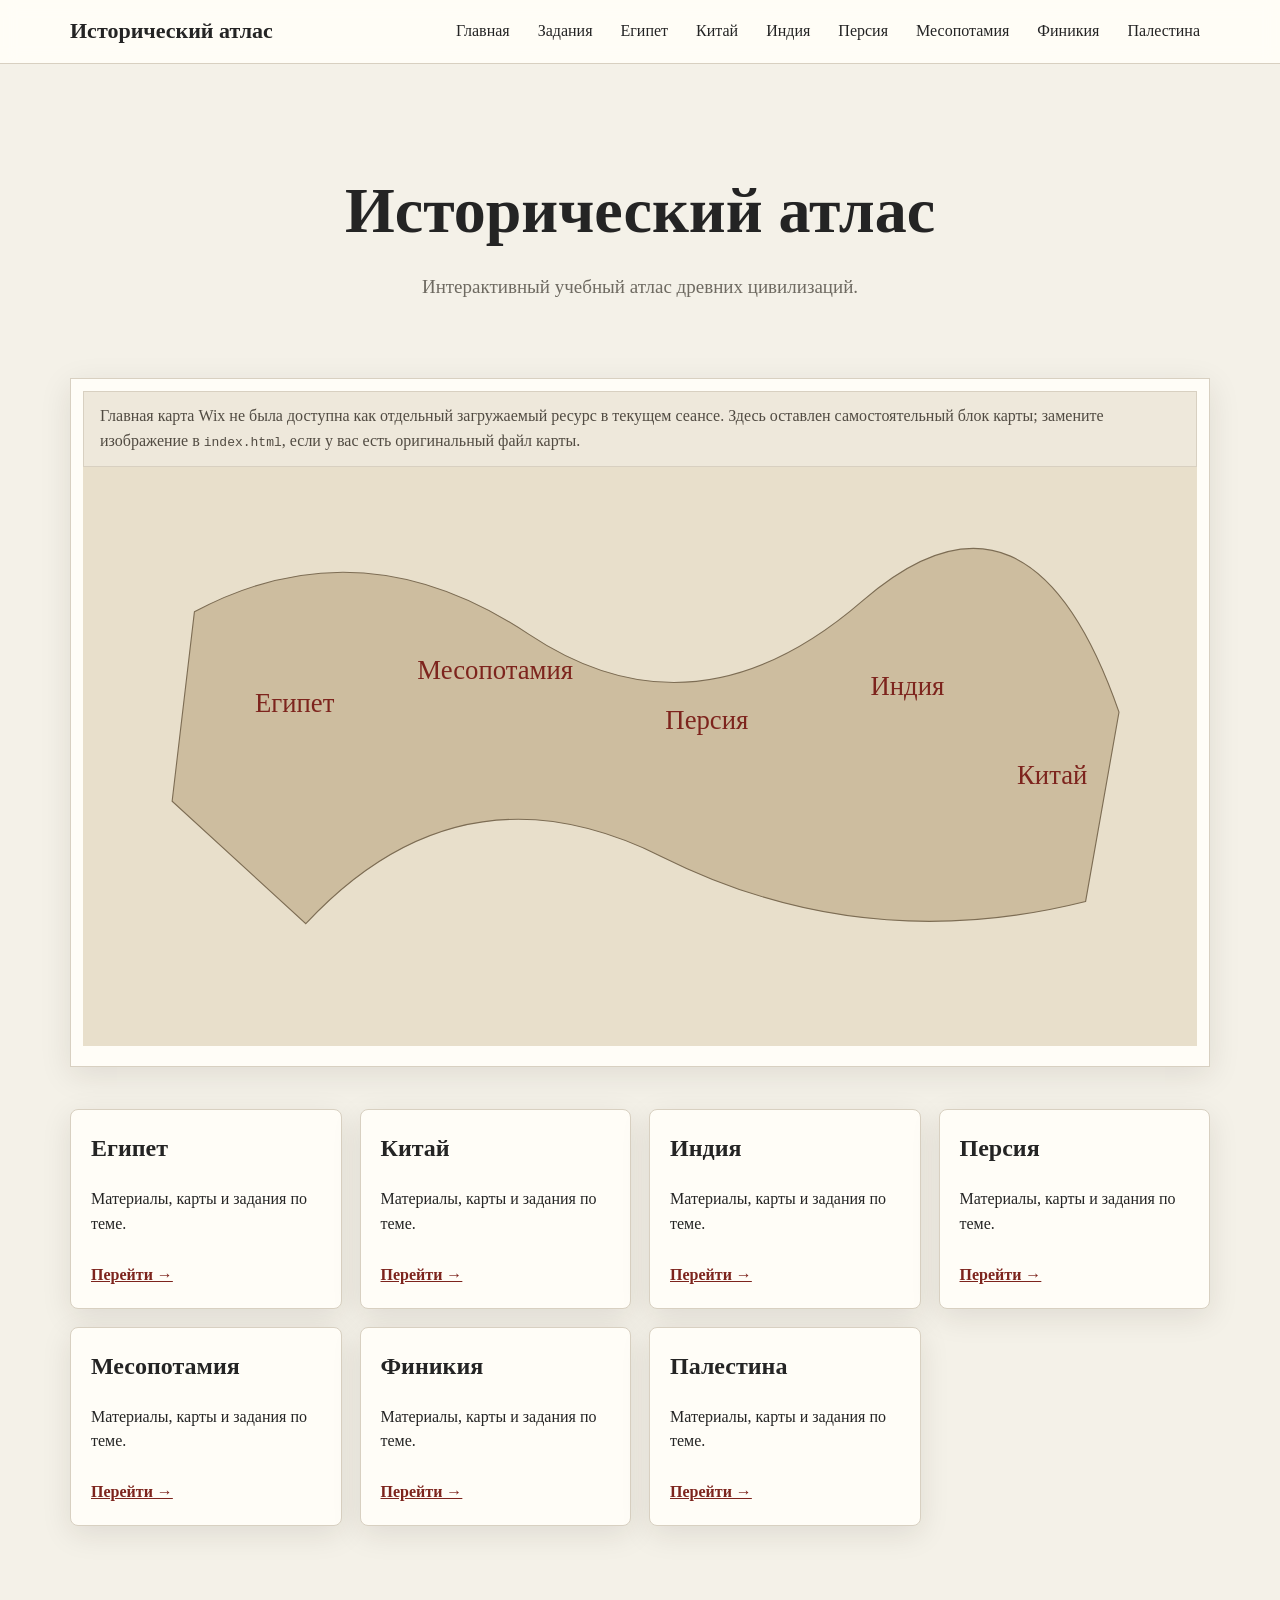
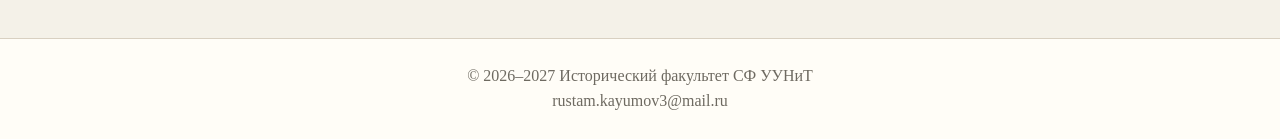
<file: index.html>
<!doctype html>
<html lang="ru"><head>
<meta charset="utf-8"><meta name="viewport" content="width=device-width,initial-scale=1">
<title>Главная — Исторический атлас</title>
<link rel="stylesheet" href="css/style.css">
</head><body>
<header class="site-header">
<nav class="nav">
<a class="brand" href="index.html">Исторический атлас</a>
<ul class="nav-links">
<li><a href="index.html">Главная</a></li>
<li><a href="tasks.html">Задания</a></li>
<li><a href="egypt.html">Египет</a></li>
<li><a href="china.html">Китай</a></li>
<li><a href="india.html">Индия</a></li>
<li><a href="persia.html">Персия</a></li>
<li><a href="mesopotamia.html">Месопотамия</a></li>
<li><a href="phoenicia.html">Финикия</a></li>
<li><a href="palestine.html">Палестина</a></li>
</ul>
</nav>
</header>
<main>
<section class="hero">
<h1>Исторический атлас</h1>
<p>Интерактивный учебный атлас древних цивилизаций.</p>
</section>
<section class="section">
<div class="map-wrap">
<div class="note">Главная карта Wix не была доступна как отдельный загружаемый ресурс в текущем сеансе. Здесь оставлен самостоятельный блок карты; замените изображение в <code>index.html</code>, если у вас есть оригинальный файл карты.</div>
<svg viewBox="0 0 1000 520" role="img" aria-label="Схематическая карта цивилизаций" style="width:100%;height:auto;background:#e8dfcb">
<rect width="1000" height="520" fill="#e8dfcb"/>
<path d="M100 130 Q250 50 400 150 T700 120 T930 220 L900 390 Q700 440 520 350 T200 410 L80 300Z" fill="#cdbd9f" stroke="#7d6d54"/>
<g font-family="Georgia" font-size="24" fill="#7d241d" text-anchor="middle">
<text x="190" y="220">Египет</text><text x="370" y="190">Месопотамия</text>
<text x="560" y="235">Персия</text><text x="740" y="205">Индия</text><text x="870" y="285">Китай</text>
</g>
</svg>
</div>
</section>
<section class="section card-grid">
<article class="card"><h2>Египет</h2><p>Материалы, карты и задания по теме.</p><a href="egypt.html">Перейти →</a></article><article class="card"><h2>Китай</h2><p>Материалы, карты и задания по теме.</p><a href="china.html">Перейти →</a></article><article class="card"><h2>Индия</h2><p>Материалы, карты и задания по теме.</p><a href="india.html">Перейти →</a></article><article class="card"><h2>Персия</h2><p>Материалы, карты и задания по теме.</p><a href="persia.html">Перейти →</a></article><article class="card"><h2>Месопотамия</h2><p>Материалы, карты и задания по теме.</p><a href="mesopotamia.html">Перейти →</a></article><article class="card"><h2>Финикия</h2><p>Материалы, карты и задания по теме.</p><a href="phoenicia.html">Перейти →</a></article><article class="card"><h2>Палестина</h2><p>Материалы, карты и задания по теме.</p><a href="palestine.html">Перейти →</a></article></section></main>
<footer>
  <div>© 2026–2027 Исторический факультет СФ УУНиТ</div>
  <div>rustam.kayumov3@mail.ru</div>
</footer>

<div class="lightbox"><button data-close aria-label="Закрыть">×</button><img alt=""></div>
<script src="js/main.js"></script>
</body></html>
</file>
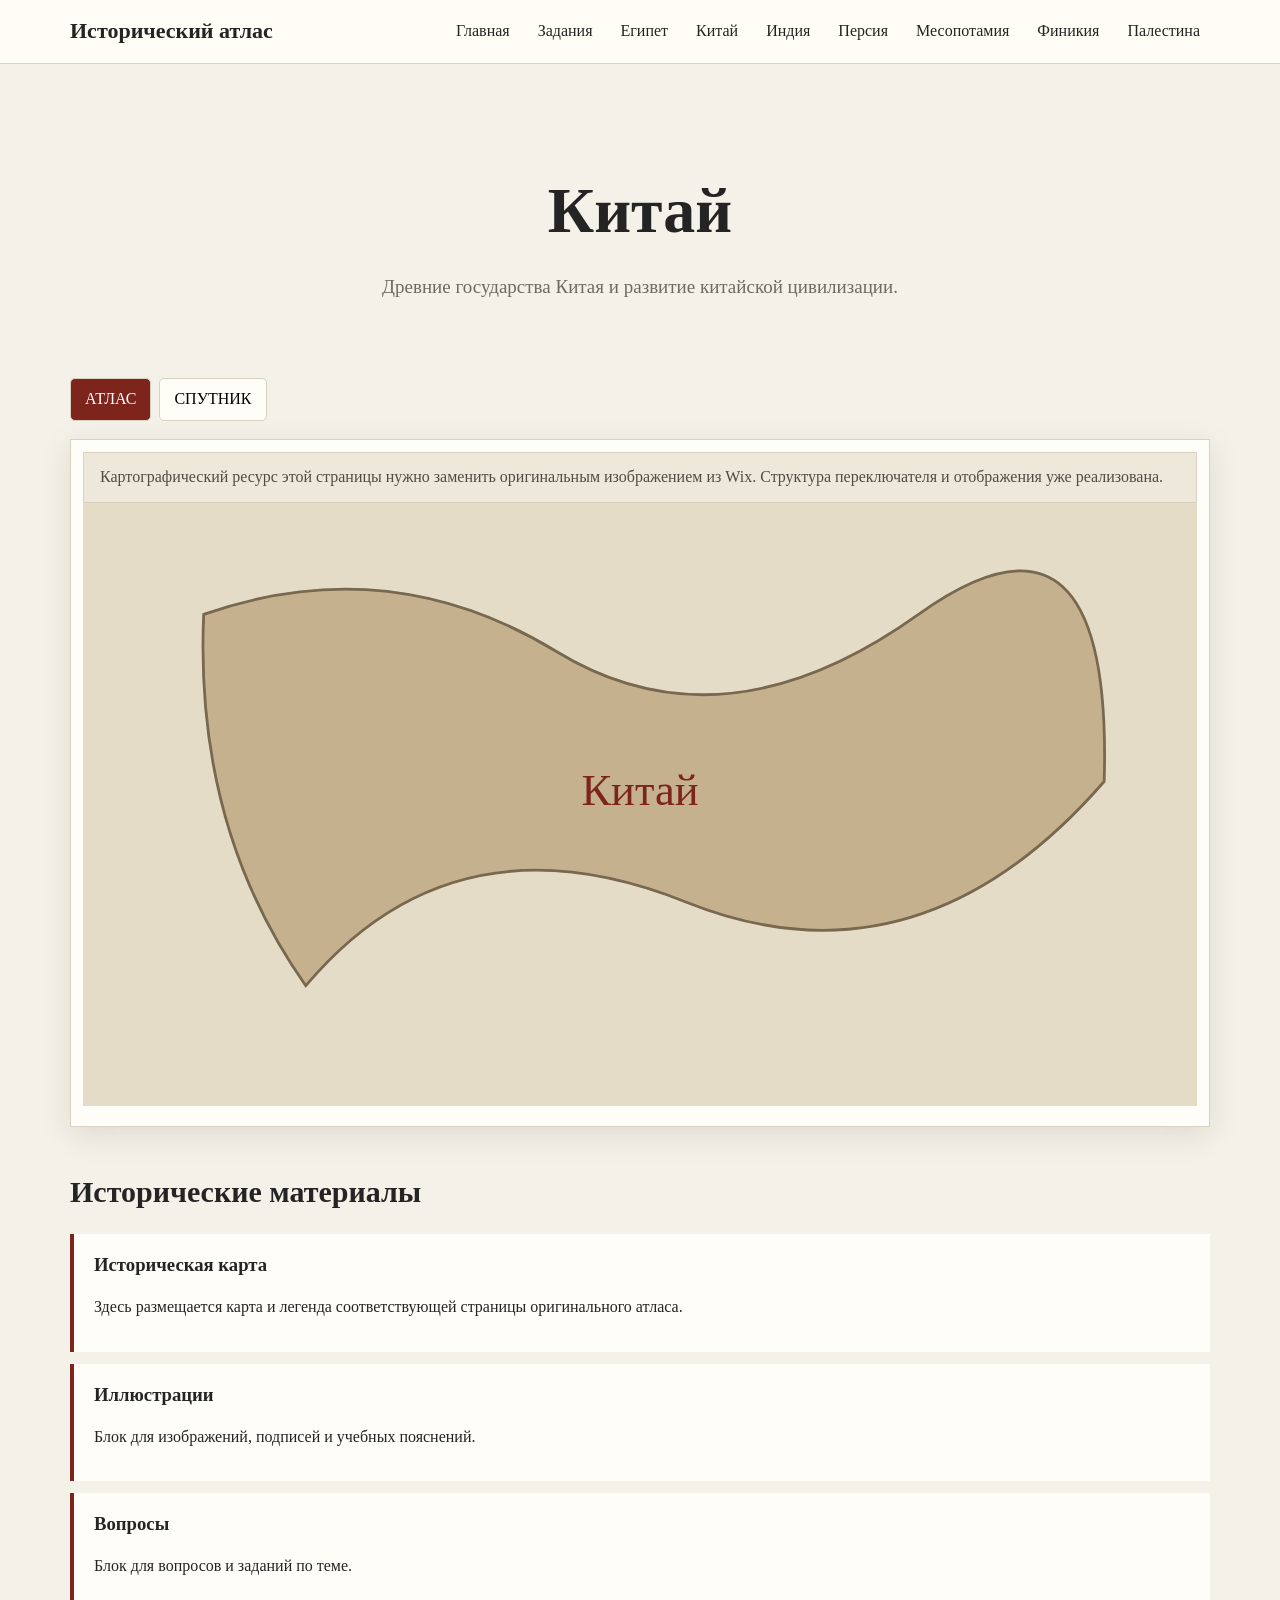
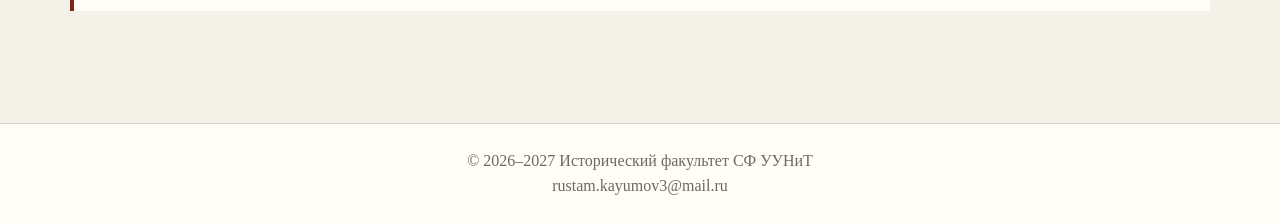
<file: china.html>
<!doctype html>
<html lang="ru"><head>
<meta charset="utf-8"><meta name="viewport" content="width=device-width,initial-scale=1">
<title>Китай — Исторический атлас</title>
<link rel="stylesheet" href="css/style.css">
</head><body>
<header class="site-header">
<nav class="nav">
<a class="brand" href="index.html">Исторический атлас</a>
<ul class="nav-links">
<li><a href="index.html">Главная</a></li>
<li><a href="tasks.html">Задания</a></li>
<li><a href="egypt.html">Египет</a></li>
<li><a href="china.html">Китай</a></li>
<li><a href="india.html">Индия</a></li>
<li><a href="persia.html">Персия</a></li>
<li><a href="mesopotamia.html">Месопотамия</a></li>
<li><a href="phoenicia.html">Финикия</a></li>
<li><a href="palestine.html">Палестина</a></li>
</ul>
</nav>
</header>
<main>
<section class="hero"><h1>Китай</h1><p>Древние государства Китая и развитие китайской цивилизации.</p></section>
<section class="section" data-tabs>
<div class="tabs">
<button class="tab active" data-tab="atlas">АТЛАС</button>
<button class="tab" data-tab="satellite">СПУТНИК</button>
</div>
<div class="tab-panel active" data-panel="atlas">
<div class="map-wrap">
<div class="note">Картографический ресурс этой страницы нужно заменить оригинальным изображением из Wix. Структура переключателя и отображения уже реализована.</div>
<svg viewBox="0 0 1200 650" style="width:100%;background:#e5dcc8">
<rect width="1200" height="650" fill="#e5dcc8"/>
<path d="M130 120 Q330 50 510 160 T900 120 T1100 300 Q900 530 650 430 T240 520 Q120 350 130 120Z" fill="#c5b18e" stroke="#77684f" stroke-width="3"/>
<text x="600" y="325" text-anchor="middle" font-size="48" fill="#7d241d">Китай</text>
</svg>
</div></div>
<div class="tab-panel" data-panel="satellite">
<div class="map-wrap"><svg viewBox="0 0 1200 650" style="width:100%;background:#8d987d">
<rect width="1200" height="650" fill="#8d987d"/><path d="M90 100 Q300 40 510 180 T910 110 T1120 310 Q900 540 650 420 T180 520Z" fill="#6f7b62"/>
<text x="600" y="325" text-anchor="middle" font-size="48" fill="#fff">СПУТНИК</text></svg></div>
</div>
</section>
<section class="section"><h2 class="section-title">Исторические материалы</h2>
<div class="timeline">
<article><h3>Историческая карта</h3><p>Здесь размещается карта и легенда соответствующей страницы оригинального атласа.</p></article>
<article><h3>Иллюстрации</h3><p>Блок для изображений, подписей и учебных пояснений.</p></article>
<article><h3>Вопросы</h3><p>Блок для вопросов и заданий по теме.</p></article>
</div></section>
</main>
<footer>
  <div>© 2026–2027 Исторический факультет СФ УУНиТ</div>
  <div>rustam.kayumov3@mail.ru</div>
</footer>

<div class="lightbox"><button data-close aria-label="Закрыть">×</button><img alt=""></div>
<script src="js/main.js"></script>
</body></html>
</file>
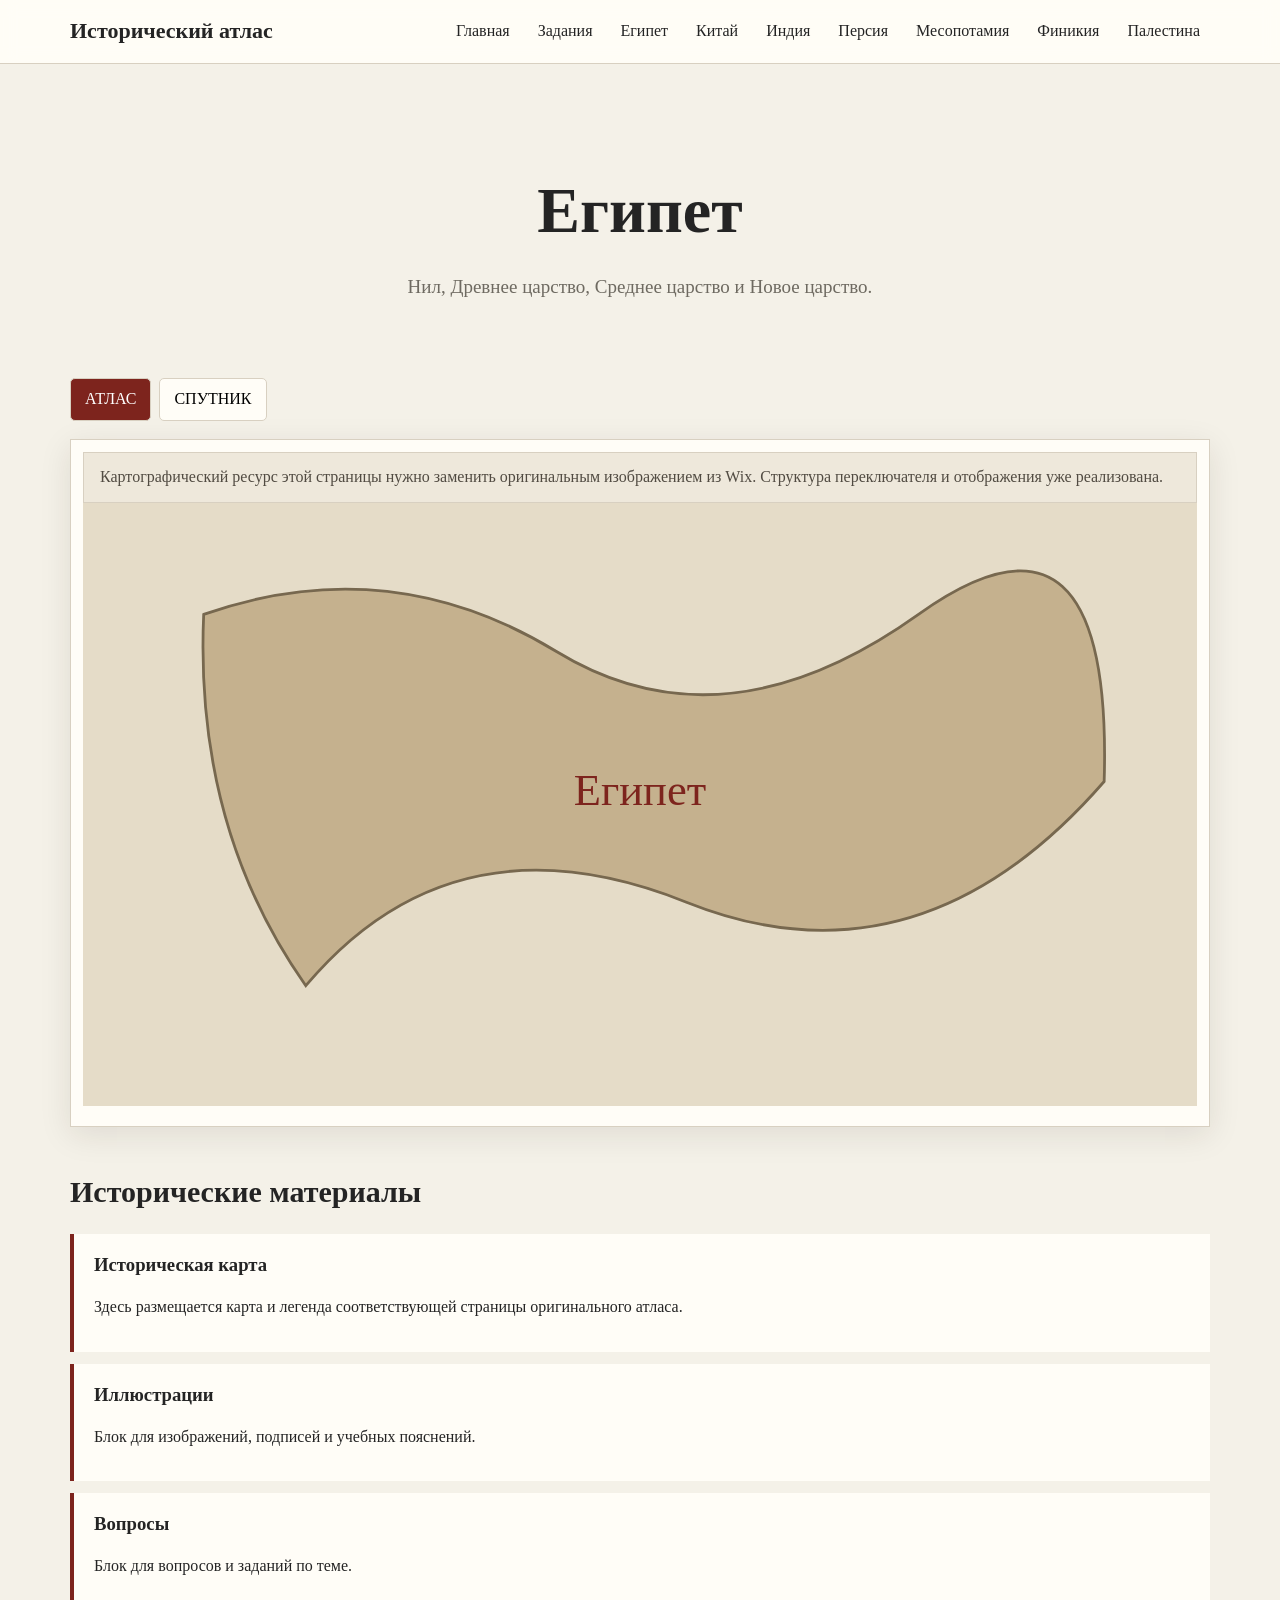
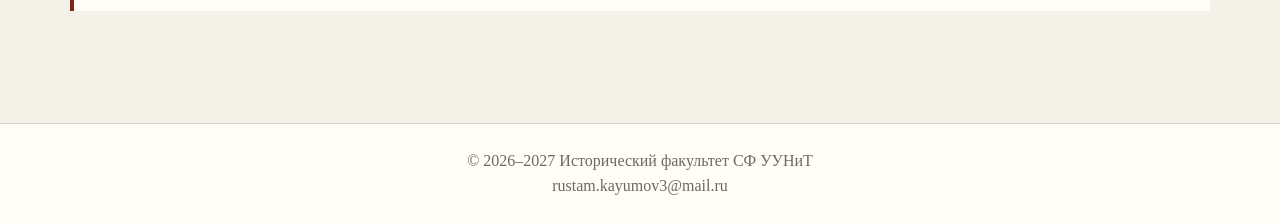
<file: egypt.html>
<!doctype html>
<html lang="ru"><head>
<meta charset="utf-8"><meta name="viewport" content="width=device-width,initial-scale=1">
<title>Египет — Исторический атлас</title>
<link rel="stylesheet" href="css/style.css">
</head><body>
<header class="site-header">
<nav class="nav">
<a class="brand" href="index.html">Исторический атлас</a>
<ul class="nav-links">
<li><a href="index.html">Главная</a></li>
<li><a href="tasks.html">Задания</a></li>
<li><a href="egypt.html">Египет</a></li>
<li><a href="china.html">Китай</a></li>
<li><a href="india.html">Индия</a></li>
<li><a href="persia.html">Персия</a></li>
<li><a href="mesopotamia.html">Месопотамия</a></li>
<li><a href="phoenicia.html">Финикия</a></li>
<li><a href="palestine.html">Палестина</a></li>
</ul>
</nav>
</header>
<main>
<section class="hero"><h1>Египет</h1><p>Нил, Древнее царство, Среднее царство и Новое царство.</p></section>
<section class="section" data-tabs>
<div class="tabs">
<button class="tab active" data-tab="atlas">АТЛАС</button>
<button class="tab" data-tab="satellite">СПУТНИК</button>
</div>
<div class="tab-panel active" data-panel="atlas">
<div class="map-wrap">
<div class="note">Картографический ресурс этой страницы нужно заменить оригинальным изображением из Wix. Структура переключателя и отображения уже реализована.</div>
<svg viewBox="0 0 1200 650" style="width:100%;background:#e5dcc8">
<rect width="1200" height="650" fill="#e5dcc8"/>
<path d="M130 120 Q330 50 510 160 T900 120 T1100 300 Q900 530 650 430 T240 520 Q120 350 130 120Z" fill="#c5b18e" stroke="#77684f" stroke-width="3"/>
<text x="600" y="325" text-anchor="middle" font-size="48" fill="#7d241d">Египет</text>
</svg>
</div></div>
<div class="tab-panel" data-panel="satellite">
<div class="map-wrap"><svg viewBox="0 0 1200 650" style="width:100%;background:#8d987d">
<rect width="1200" height="650" fill="#8d987d"/><path d="M90 100 Q300 40 510 180 T910 110 T1120 310 Q900 540 650 420 T180 520Z" fill="#6f7b62"/>
<text x="600" y="325" text-anchor="middle" font-size="48" fill="#fff">СПУТНИК</text></svg></div>
</div>
</section>
<section class="section"><h2 class="section-title">Исторические материалы</h2>
<div class="timeline">
<article><h3>Историческая карта</h3><p>Здесь размещается карта и легенда соответствующей страницы оригинального атласа.</p></article>
<article><h3>Иллюстрации</h3><p>Блок для изображений, подписей и учебных пояснений.</p></article>
<article><h3>Вопросы</h3><p>Блок для вопросов и заданий по теме.</p></article>
</div></section>
</main>
<footer>
  <div>© 2026–2027 Исторический факультет СФ УУНиТ</div>
  <div>rustam.kayumov3@mail.ru</div>
</footer>

<div class="lightbox"><button data-close aria-label="Закрыть">×</button><img alt=""></div>
<script src="js/main.js"></script>
</body></html>
</file>
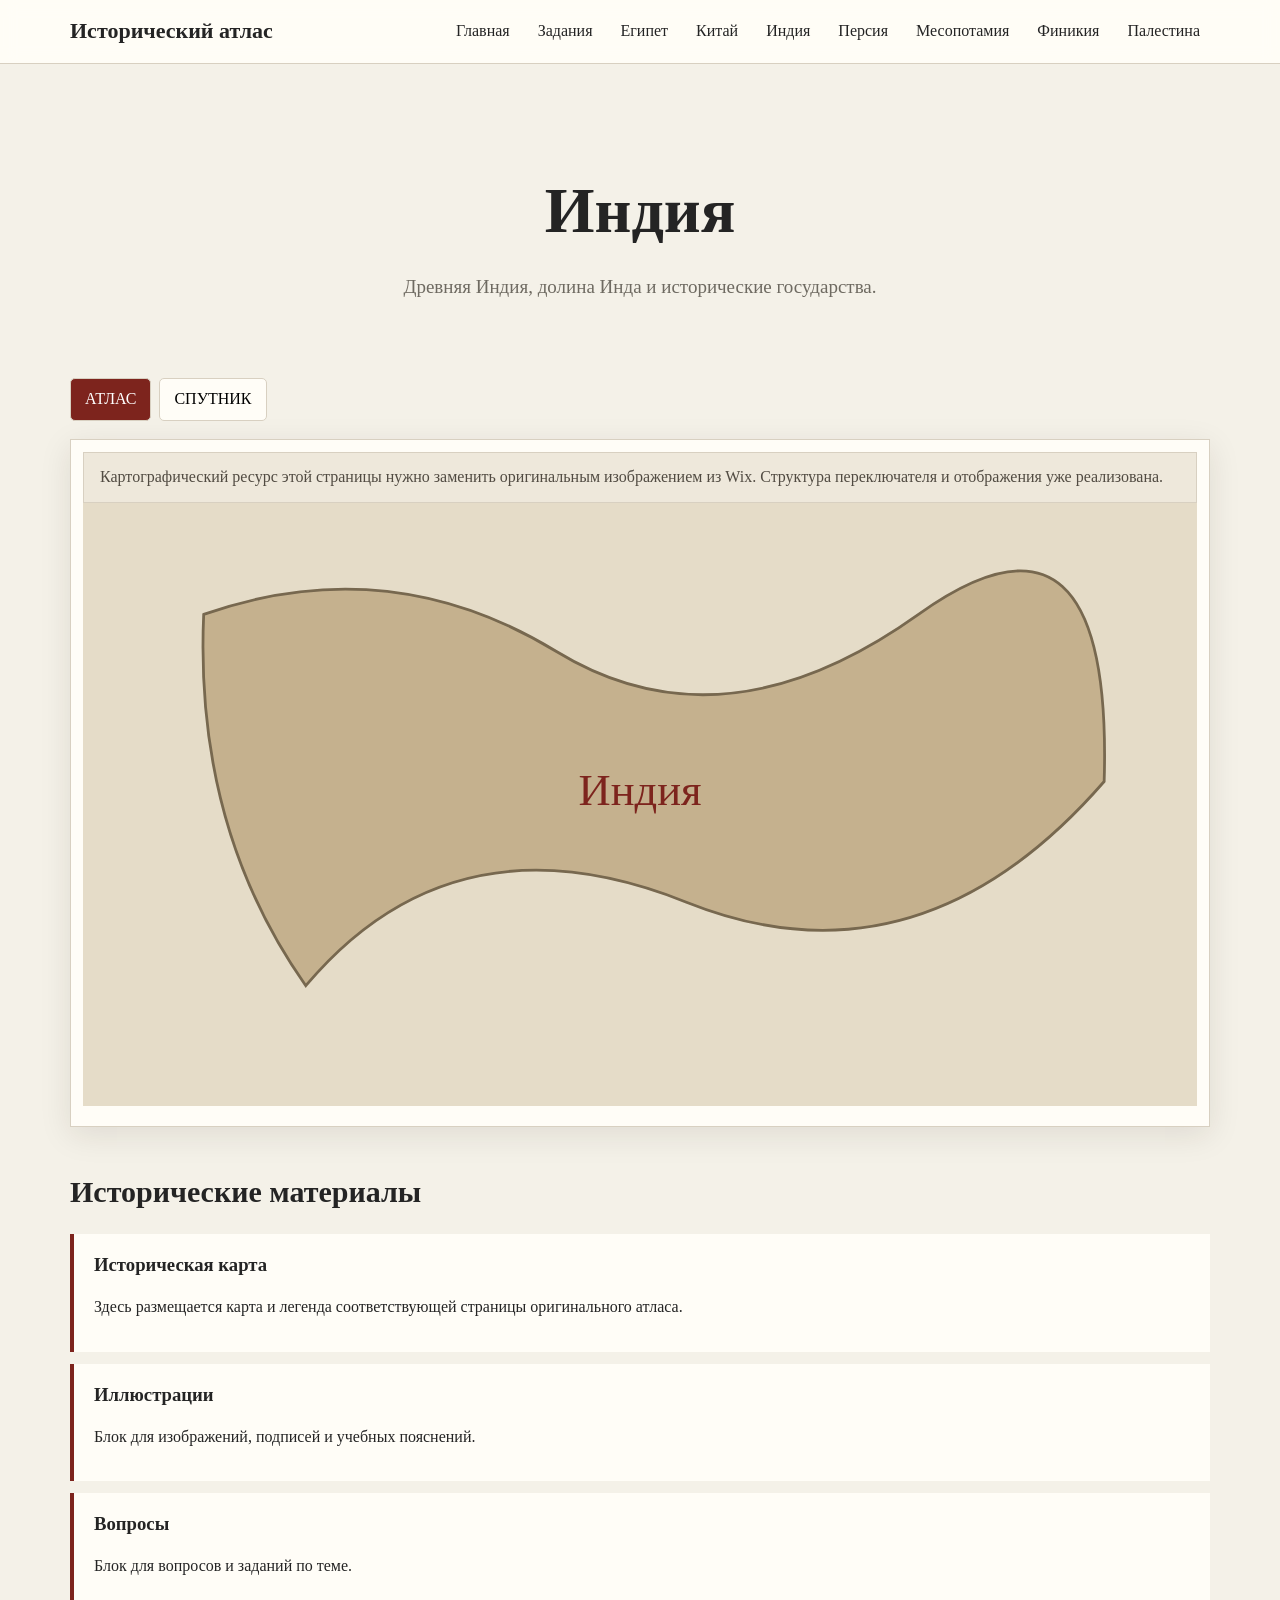
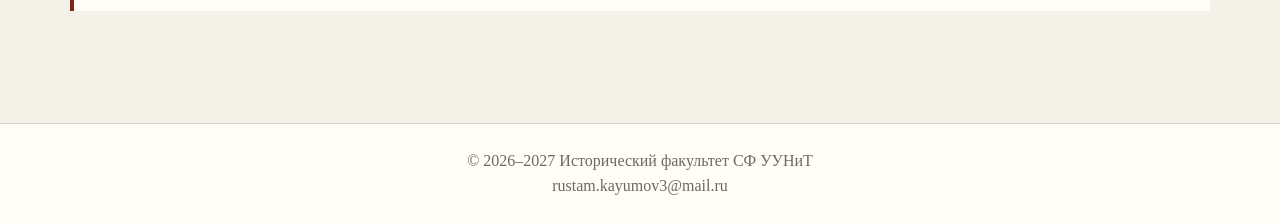
<file: india.html>
<!doctype html>
<html lang="ru"><head>
<meta charset="utf-8"><meta name="viewport" content="width=device-width,initial-scale=1">
<title>Индия — Исторический атлас</title>
<link rel="stylesheet" href="css/style.css">
</head><body>
<header class="site-header">
<nav class="nav">
<a class="brand" href="index.html">Исторический атлас</a>
<ul class="nav-links">
<li><a href="index.html">Главная</a></li>
<li><a href="tasks.html">Задания</a></li>
<li><a href="egypt.html">Египет</a></li>
<li><a href="china.html">Китай</a></li>
<li><a href="india.html">Индия</a></li>
<li><a href="persia.html">Персия</a></li>
<li><a href="mesopotamia.html">Месопотамия</a></li>
<li><a href="phoenicia.html">Финикия</a></li>
<li><a href="palestine.html">Палестина</a></li>
</ul>
</nav>
</header>
<main>
<section class="hero"><h1>Индия</h1><p>Древняя Индия, долина Инда и исторические государства.</p></section>
<section class="section" data-tabs>
<div class="tabs">
<button class="tab active" data-tab="atlas">АТЛАС</button>
<button class="tab" data-tab="satellite">СПУТНИК</button>
</div>
<div class="tab-panel active" data-panel="atlas">
<div class="map-wrap">
<div class="note">Картографический ресурс этой страницы нужно заменить оригинальным изображением из Wix. Структура переключателя и отображения уже реализована.</div>
<svg viewBox="0 0 1200 650" style="width:100%;background:#e5dcc8">
<rect width="1200" height="650" fill="#e5dcc8"/>
<path d="M130 120 Q330 50 510 160 T900 120 T1100 300 Q900 530 650 430 T240 520 Q120 350 130 120Z" fill="#c5b18e" stroke="#77684f" stroke-width="3"/>
<text x="600" y="325" text-anchor="middle" font-size="48" fill="#7d241d">Индия</text>
</svg>
</div></div>
<div class="tab-panel" data-panel="satellite">
<div class="map-wrap"><svg viewBox="0 0 1200 650" style="width:100%;background:#8d987d">
<rect width="1200" height="650" fill="#8d987d"/><path d="M90 100 Q300 40 510 180 T910 110 T1120 310 Q900 540 650 420 T180 520Z" fill="#6f7b62"/>
<text x="600" y="325" text-anchor="middle" font-size="48" fill="#fff">СПУТНИК</text></svg></div>
</div>
</section>
<section class="section"><h2 class="section-title">Исторические материалы</h2>
<div class="timeline">
<article><h3>Историческая карта</h3><p>Здесь размещается карта и легенда соответствующей страницы оригинального атласа.</p></article>
<article><h3>Иллюстрации</h3><p>Блок для изображений, подписей и учебных пояснений.</p></article>
<article><h3>Вопросы</h3><p>Блок для вопросов и заданий по теме.</p></article>
</div></section>
</main>
<footer>
  <div>© 2026–2027 Исторический факультет СФ УУНиТ</div>
  <div>rustam.kayumov3@mail.ru</div>
</footer>

<div class="lightbox"><button data-close aria-label="Закрыть">×</button><img alt=""></div>
<script src="js/main.js"></script>
</body></html>
</file>
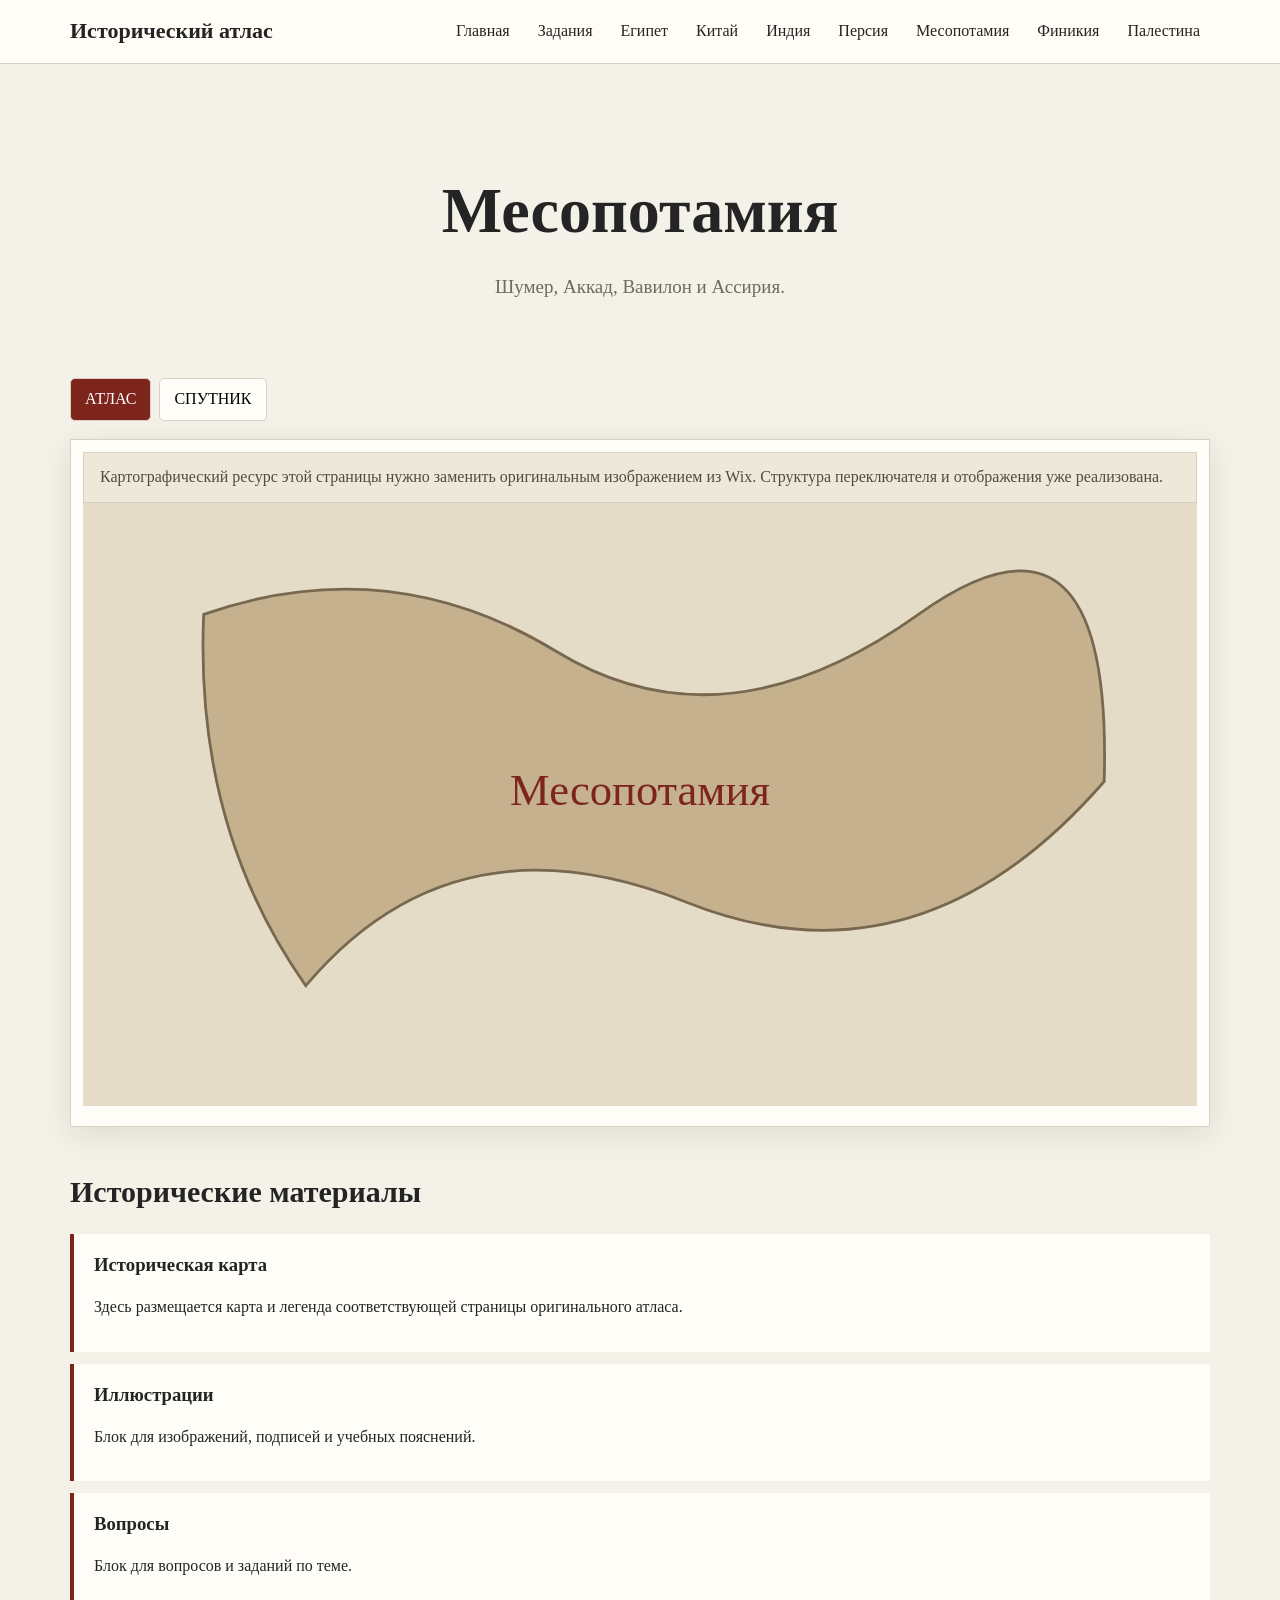
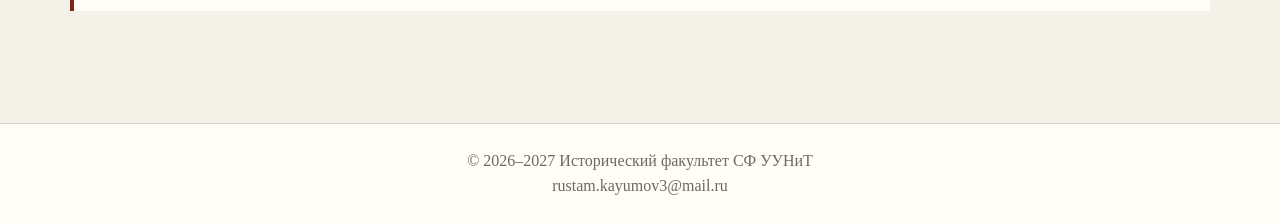
<file: mesopotamia.html>
<!doctype html>
<html lang="ru"><head>
<meta charset="utf-8"><meta name="viewport" content="width=device-width,initial-scale=1">
<title>Месопотамия — Исторический атлас</title>
<link rel="stylesheet" href="css/style.css">
</head><body>
<header class="site-header">
<nav class="nav">
<a class="brand" href="index.html">Исторический атлас</a>
<ul class="nav-links">
<li><a href="index.html">Главная</a></li>
<li><a href="tasks.html">Задания</a></li>
<li><a href="egypt.html">Египет</a></li>
<li><a href="china.html">Китай</a></li>
<li><a href="india.html">Индия</a></li>
<li><a href="persia.html">Персия</a></li>
<li><a href="mesopotamia.html">Месопотамия</a></li>
<li><a href="phoenicia.html">Финикия</a></li>
<li><a href="palestine.html">Палестина</a></li>
</ul>
</nav>
</header>
<main>
<section class="hero"><h1>Месопотамия</h1><p>Шумер, Аккад, Вавилон и Ассирия.</p></section>
<section class="section" data-tabs>
<div class="tabs">
<button class="tab active" data-tab="atlas">АТЛАС</button>
<button class="tab" data-tab="satellite">СПУТНИК</button>
</div>
<div class="tab-panel active" data-panel="atlas">
<div class="map-wrap">
<div class="note">Картографический ресурс этой страницы нужно заменить оригинальным изображением из Wix. Структура переключателя и отображения уже реализована.</div>
<svg viewBox="0 0 1200 650" style="width:100%;background:#e5dcc8">
<rect width="1200" height="650" fill="#e5dcc8"/>
<path d="M130 120 Q330 50 510 160 T900 120 T1100 300 Q900 530 650 430 T240 520 Q120 350 130 120Z" fill="#c5b18e" stroke="#77684f" stroke-width="3"/>
<text x="600" y="325" text-anchor="middle" font-size="48" fill="#7d241d">Месопотамия</text>
</svg>
</div></div>
<div class="tab-panel" data-panel="satellite">
<div class="map-wrap"><svg viewBox="0 0 1200 650" style="width:100%;background:#8d987d">
<rect width="1200" height="650" fill="#8d987d"/><path d="M90 100 Q300 40 510 180 T910 110 T1120 310 Q900 540 650 420 T180 520Z" fill="#6f7b62"/>
<text x="600" y="325" text-anchor="middle" font-size="48" fill="#fff">СПУТНИК</text></svg></div>
</div>
</section>
<section class="section"><h2 class="section-title">Исторические материалы</h2>
<div class="timeline">
<article><h3>Историческая карта</h3><p>Здесь размещается карта и легенда соответствующей страницы оригинального атласа.</p></article>
<article><h3>Иллюстрации</h3><p>Блок для изображений, подписей и учебных пояснений.</p></article>
<article><h3>Вопросы</h3><p>Блок для вопросов и заданий по теме.</p></article>
</div></section>
</main>
<footer>
  <div>© 2026–2027 Исторический факультет СФ УУНиТ</div>
  <div>rustam.kayumov3@mail.ru</div>
</footer>

<div class="lightbox"><button data-close aria-label="Закрыть">×</button><img alt=""></div>
<script src="js/main.js"></script>
</body></html>
</file>
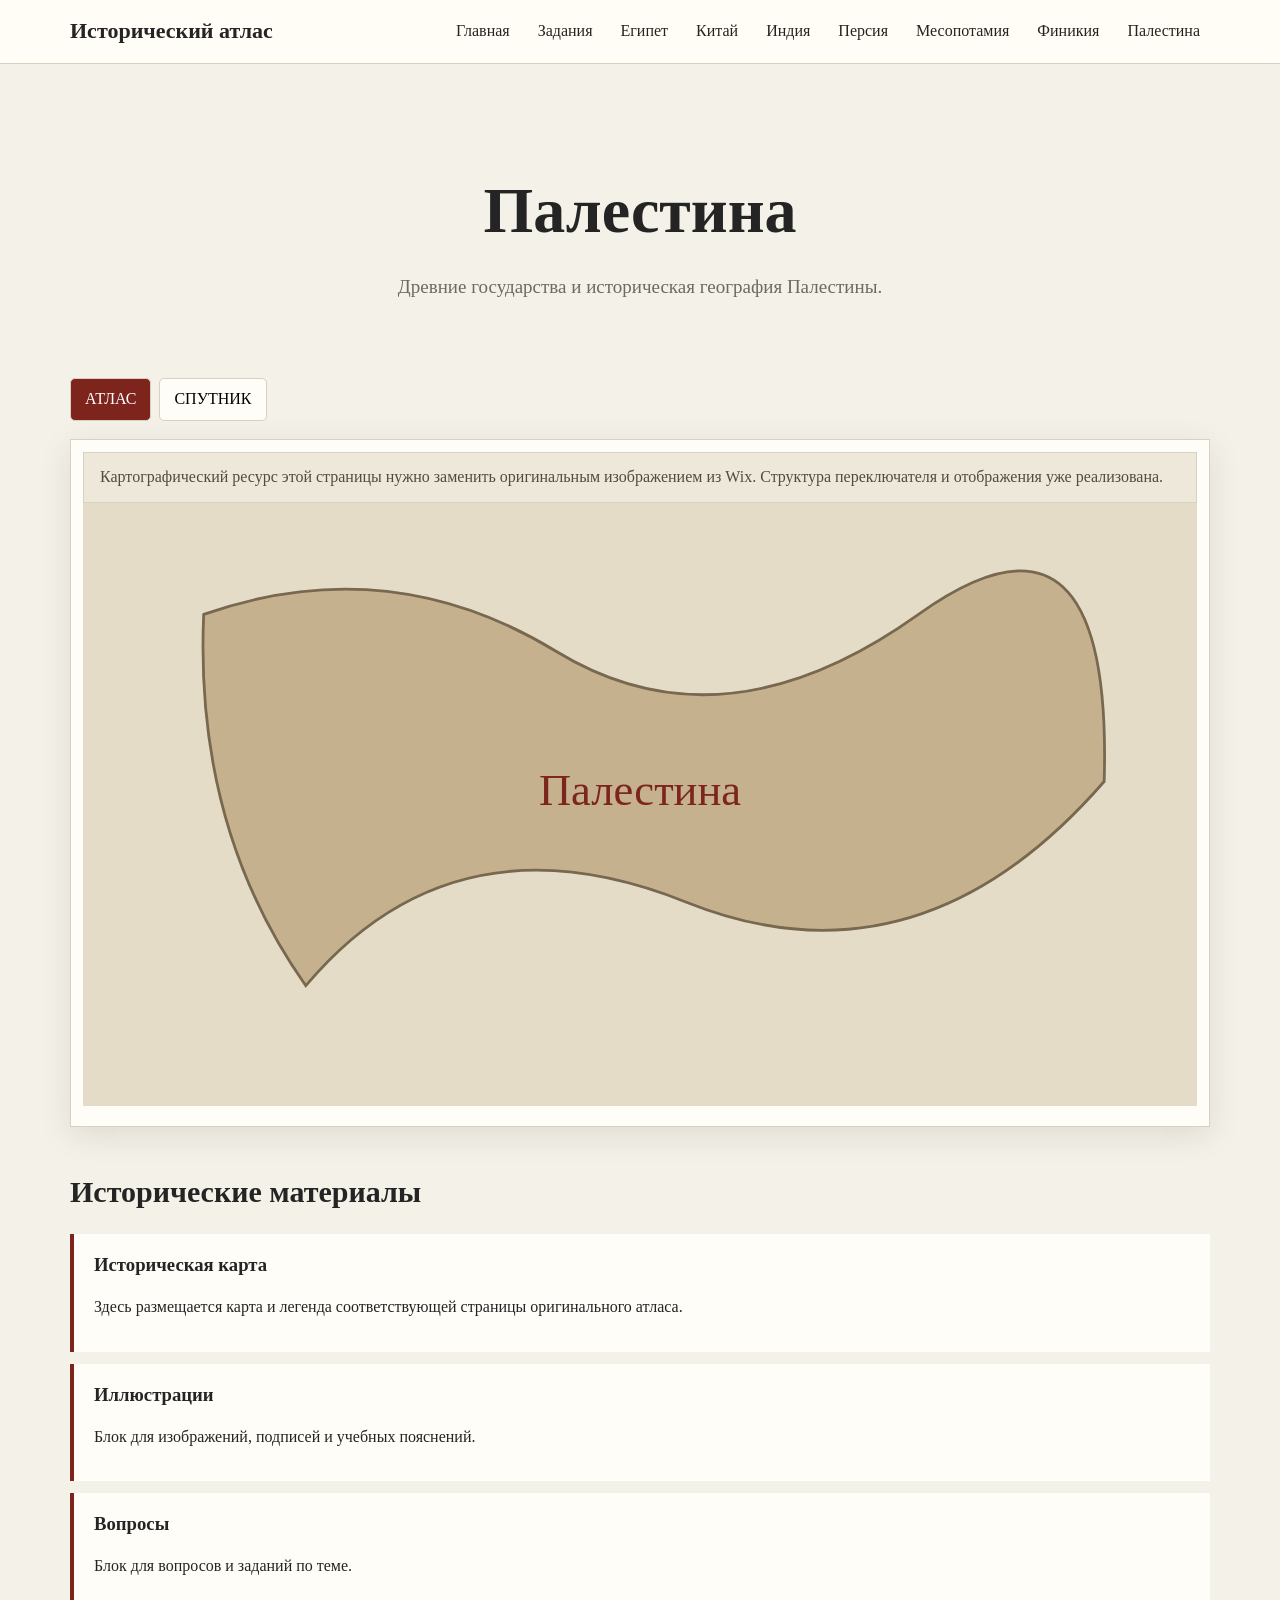
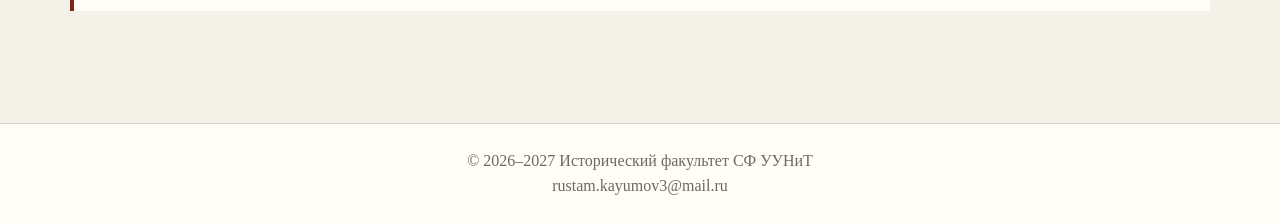
<file: palestine.html>
<!doctype html>
<html lang="ru"><head>
<meta charset="utf-8"><meta name="viewport" content="width=device-width,initial-scale=1">
<title>Палестина — Исторический атлас</title>
<link rel="stylesheet" href="css/style.css">
</head><body>
<header class="site-header">
<nav class="nav">
<a class="brand" href="index.html">Исторический атлас</a>
<ul class="nav-links">
<li><a href="index.html">Главная</a></li>
<li><a href="tasks.html">Задания</a></li>
<li><a href="egypt.html">Египет</a></li>
<li><a href="china.html">Китай</a></li>
<li><a href="india.html">Индия</a></li>
<li><a href="persia.html">Персия</a></li>
<li><a href="mesopotamia.html">Месопотамия</a></li>
<li><a href="phoenicia.html">Финикия</a></li>
<li><a href="palestine.html">Палестина</a></li>
</ul>
</nav>
</header>
<main>
<section class="hero"><h1>Палестина</h1><p>Древние государства и историческая география Палестины.</p></section>
<section class="section" data-tabs>
<div class="tabs">
<button class="tab active" data-tab="atlas">АТЛАС</button>
<button class="tab" data-tab="satellite">СПУТНИК</button>
</div>
<div class="tab-panel active" data-panel="atlas">
<div class="map-wrap">
<div class="note">Картографический ресурс этой страницы нужно заменить оригинальным изображением из Wix. Структура переключателя и отображения уже реализована.</div>
<svg viewBox="0 0 1200 650" style="width:100%;background:#e5dcc8">
<rect width="1200" height="650" fill="#e5dcc8"/>
<path d="M130 120 Q330 50 510 160 T900 120 T1100 300 Q900 530 650 430 T240 520 Q120 350 130 120Z" fill="#c5b18e" stroke="#77684f" stroke-width="3"/>
<text x="600" y="325" text-anchor="middle" font-size="48" fill="#7d241d">Палестина</text>
</svg>
</div></div>
<div class="tab-panel" data-panel="satellite">
<div class="map-wrap"><svg viewBox="0 0 1200 650" style="width:100%;background:#8d987d">
<rect width="1200" height="650" fill="#8d987d"/><path d="M90 100 Q300 40 510 180 T910 110 T1120 310 Q900 540 650 420 T180 520Z" fill="#6f7b62"/>
<text x="600" y="325" text-anchor="middle" font-size="48" fill="#fff">СПУТНИК</text></svg></div>
</div>
</section>
<section class="section"><h2 class="section-title">Исторические материалы</h2>
<div class="timeline">
<article><h3>Историческая карта</h3><p>Здесь размещается карта и легенда соответствующей страницы оригинального атласа.</p></article>
<article><h3>Иллюстрации</h3><p>Блок для изображений, подписей и учебных пояснений.</p></article>
<article><h3>Вопросы</h3><p>Блок для вопросов и заданий по теме.</p></article>
</div></section>
</main>
<footer>
  <div>© 2026–2027 Исторический факультет СФ УУНиТ</div>
  <div>rustam.kayumov3@mail.ru</div>
</footer>

<div class="lightbox"><button data-close aria-label="Закрыть">×</button><img alt=""></div>
<script src="js/main.js"></script>
</body></html>
</file>
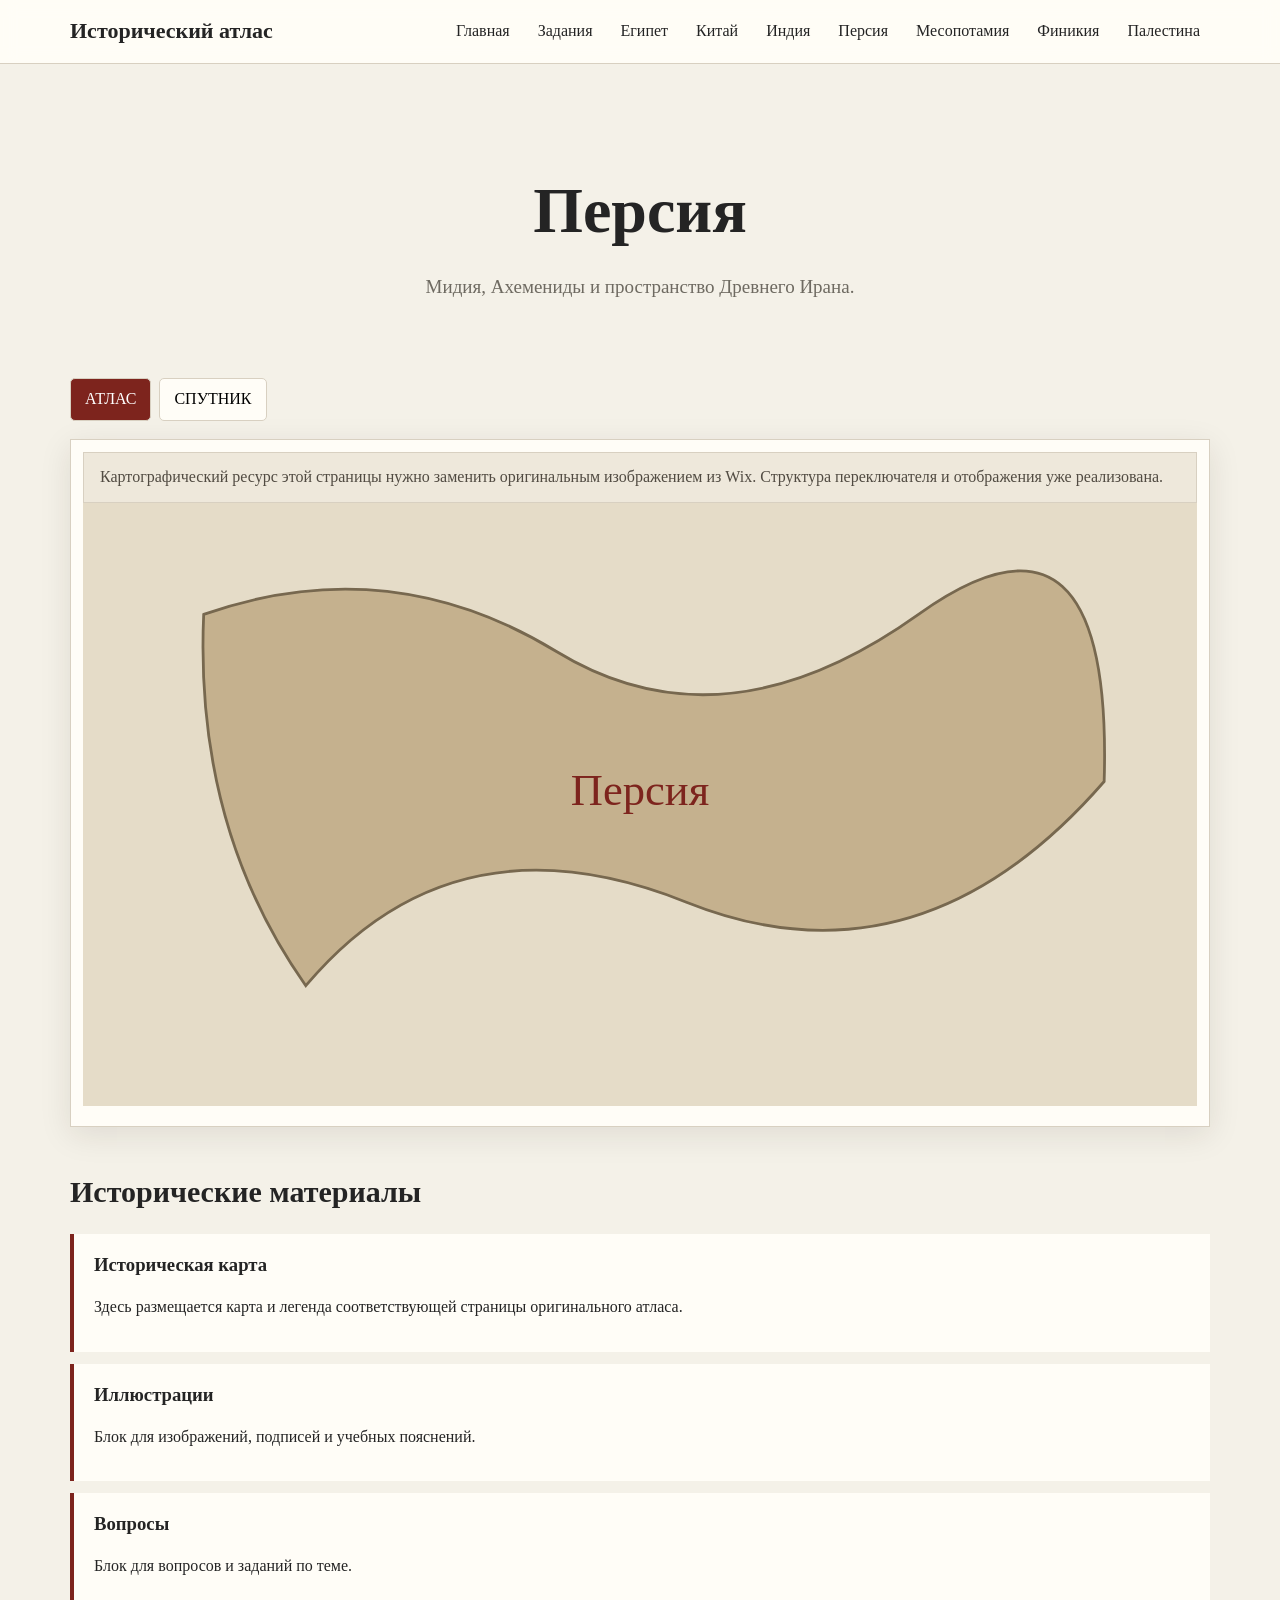
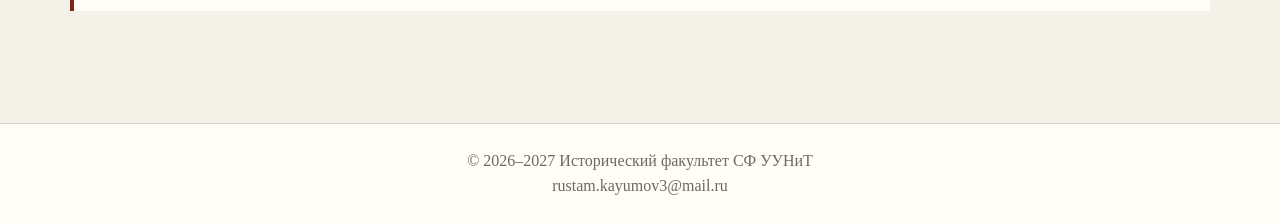
<file: persia.html>
<!doctype html>
<html lang="ru"><head>
<meta charset="utf-8"><meta name="viewport" content="width=device-width,initial-scale=1">
<title>Персия — Исторический атлас</title>
<link rel="stylesheet" href="css/style.css">
</head><body>
<header class="site-header">
<nav class="nav">
<a class="brand" href="index.html">Исторический атлас</a>
<ul class="nav-links">
<li><a href="index.html">Главная</a></li>
<li><a href="tasks.html">Задания</a></li>
<li><a href="egypt.html">Египет</a></li>
<li><a href="china.html">Китай</a></li>
<li><a href="india.html">Индия</a></li>
<li><a href="persia.html">Персия</a></li>
<li><a href="mesopotamia.html">Месопотамия</a></li>
<li><a href="phoenicia.html">Финикия</a></li>
<li><a href="palestine.html">Палестина</a></li>
</ul>
</nav>
</header>
<main>
<section class="hero"><h1>Персия</h1><p>Мидия, Ахемениды и пространство Древнего Ирана.</p></section>
<section class="section" data-tabs>
<div class="tabs">
<button class="tab active" data-tab="atlas">АТЛАС</button>
<button class="tab" data-tab="satellite">СПУТНИК</button>
</div>
<div class="tab-panel active" data-panel="atlas">
<div class="map-wrap">
<div class="note">Картографический ресурс этой страницы нужно заменить оригинальным изображением из Wix. Структура переключателя и отображения уже реализована.</div>
<svg viewBox="0 0 1200 650" style="width:100%;background:#e5dcc8">
<rect width="1200" height="650" fill="#e5dcc8"/>
<path d="M130 120 Q330 50 510 160 T900 120 T1100 300 Q900 530 650 430 T240 520 Q120 350 130 120Z" fill="#c5b18e" stroke="#77684f" stroke-width="3"/>
<text x="600" y="325" text-anchor="middle" font-size="48" fill="#7d241d">Персия</text>
</svg>
</div></div>
<div class="tab-panel" data-panel="satellite">
<div class="map-wrap"><svg viewBox="0 0 1200 650" style="width:100%;background:#8d987d">
<rect width="1200" height="650" fill="#8d987d"/><path d="M90 100 Q300 40 510 180 T910 110 T1120 310 Q900 540 650 420 T180 520Z" fill="#6f7b62"/>
<text x="600" y="325" text-anchor="middle" font-size="48" fill="#fff">СПУТНИК</text></svg></div>
</div>
</section>
<section class="section"><h2 class="section-title">Исторические материалы</h2>
<div class="timeline">
<article><h3>Историческая карта</h3><p>Здесь размещается карта и легенда соответствующей страницы оригинального атласа.</p></article>
<article><h3>Иллюстрации</h3><p>Блок для изображений, подписей и учебных пояснений.</p></article>
<article><h3>Вопросы</h3><p>Блок для вопросов и заданий по теме.</p></article>
</div></section>
</main>
<footer>
  <div>© 2026–2027 Исторический факультет СФ УУНиТ</div>
  <div>rustam.kayumov3@mail.ru</div>
</footer>

<div class="lightbox"><button data-close aria-label="Закрыть">×</button><img alt=""></div>
<script src="js/main.js"></script>
</body></html>
</file>
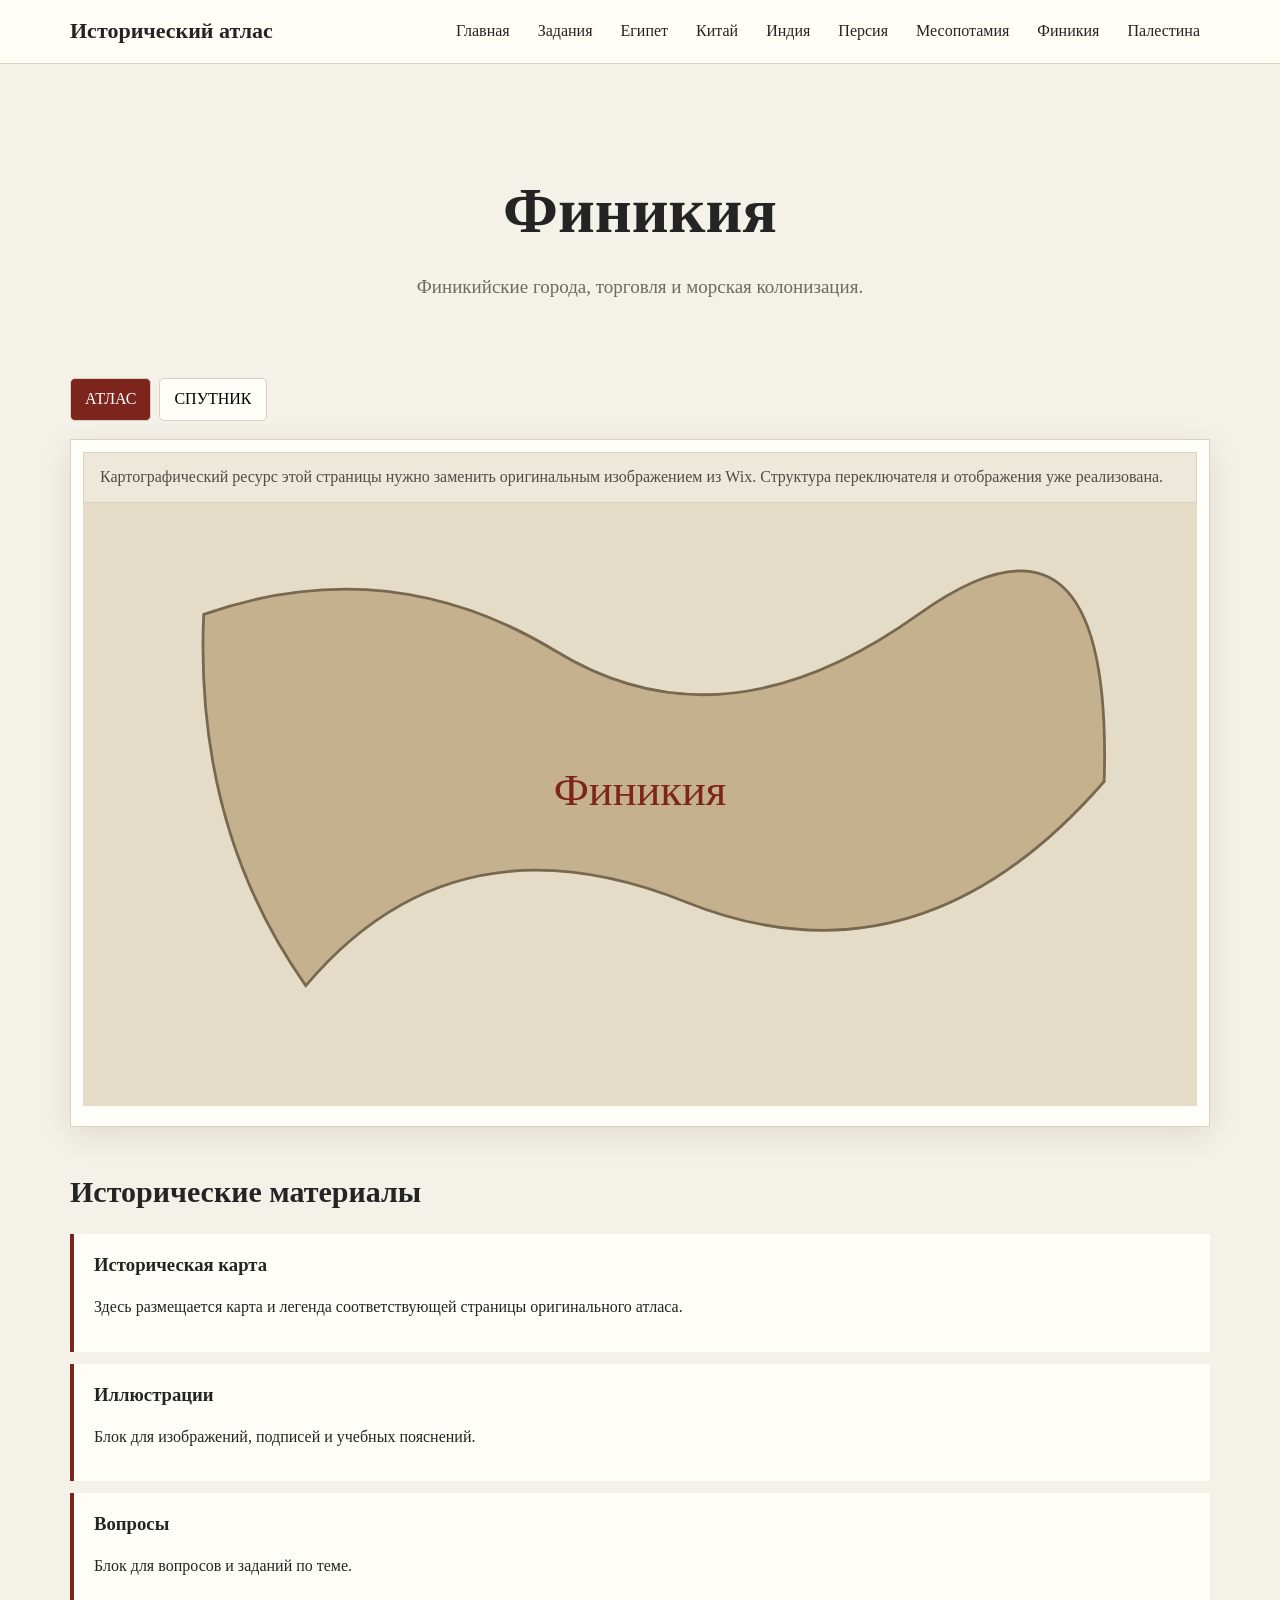
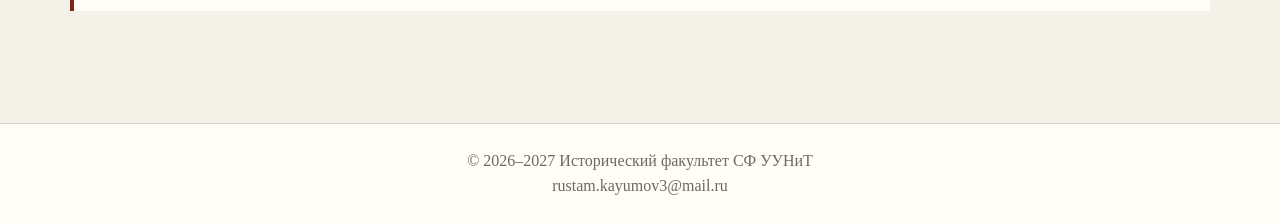
<file: phoenicia.html>
<!doctype html>
<html lang="ru"><head>
<meta charset="utf-8"><meta name="viewport" content="width=device-width,initial-scale=1">
<title>Финикия — Исторический атлас</title>
<link rel="stylesheet" href="css/style.css">
</head><body>
<header class="site-header">
<nav class="nav">
<a class="brand" href="index.html">Исторический атлас</a>
<ul class="nav-links">
<li><a href="index.html">Главная</a></li>
<li><a href="tasks.html">Задания</a></li>
<li><a href="egypt.html">Египет</a></li>
<li><a href="china.html">Китай</a></li>
<li><a href="india.html">Индия</a></li>
<li><a href="persia.html">Персия</a></li>
<li><a href="mesopotamia.html">Месопотамия</a></li>
<li><a href="phoenicia.html">Финикия</a></li>
<li><a href="palestine.html">Палестина</a></li>
</ul>
</nav>
</header>
<main>
<section class="hero"><h1>Финикия</h1><p>Финикийские города, торговля и морская колонизация.</p></section>
<section class="section" data-tabs>
<div class="tabs">
<button class="tab active" data-tab="atlas">АТЛАС</button>
<button class="tab" data-tab="satellite">СПУТНИК</button>
</div>
<div class="tab-panel active" data-panel="atlas">
<div class="map-wrap">
<div class="note">Картографический ресурс этой страницы нужно заменить оригинальным изображением из Wix. Структура переключателя и отображения уже реализована.</div>
<svg viewBox="0 0 1200 650" style="width:100%;background:#e5dcc8">
<rect width="1200" height="650" fill="#e5dcc8"/>
<path d="M130 120 Q330 50 510 160 T900 120 T1100 300 Q900 530 650 430 T240 520 Q120 350 130 120Z" fill="#c5b18e" stroke="#77684f" stroke-width="3"/>
<text x="600" y="325" text-anchor="middle" font-size="48" fill="#7d241d">Финикия</text>
</svg>
</div></div>
<div class="tab-panel" data-panel="satellite">
<div class="map-wrap"><svg viewBox="0 0 1200 650" style="width:100%;background:#8d987d">
<rect width="1200" height="650" fill="#8d987d"/><path d="M90 100 Q300 40 510 180 T910 110 T1120 310 Q900 540 650 420 T180 520Z" fill="#6f7b62"/>
<text x="600" y="325" text-anchor="middle" font-size="48" fill="#fff">СПУТНИК</text></svg></div>
</div>
</section>
<section class="section"><h2 class="section-title">Исторические материалы</h2>
<div class="timeline">
<article><h3>Историческая карта</h3><p>Здесь размещается карта и легенда соответствующей страницы оригинального атласа.</p></article>
<article><h3>Иллюстрации</h3><p>Блок для изображений, подписей и учебных пояснений.</p></article>
<article><h3>Вопросы</h3><p>Блок для вопросов и заданий по теме.</p></article>
</div></section>
</main>
<footer>
  <div>© 2026–2027 Исторический факультет СФ УУНиТ</div>
  <div>rustam.kayumov3@mail.ru</div>
</footer>

<div class="lightbox"><button data-close aria-label="Закрыть">×</button><img alt=""></div>
<script src="js/main.js"></script>
</body></html>
</file>
<file: css/style.css>
:root{
  --bg:#f4f1e8;
  --paper:#fffdf7;
  --ink:#242424;
  --muted:#6e6a61;
  --accent:#7d241d;
  --line:#d8d0c1;
  --shadow:0 8px 30px rgba(40,30,20,.10);
}
*{box-sizing:border-box}
html{scroll-behavior:smooth}
body{margin:0;background:var(--bg);color:var(--ink);font-family:Georgia,"Times New Roman",serif;line-height:1.55}
a{color:inherit}
.site-header{position:sticky;top:0;z-index:20;background:rgba(255,253,247,.96);border-bottom:1px solid var(--line);backdrop-filter:blur(8px)}
.nav{max-width:1180px;margin:auto;padding:12px 20px;display:flex;align-items:center;justify-content:space-between;gap:20px}
.brand{text-decoration:none;font-size:22px;font-weight:700}
.nav-links{display:flex;flex-wrap:wrap;gap:8px;list-style:none;margin:0;padding:0}
.nav-links a{display:block;padding:7px 10px;text-decoration:none;border-radius:5px}
.nav-links a:hover,.nav-links a.active{background:var(--accent);color:#fff}
main{max-width:1180px;margin:auto;padding:42px 20px 70px}
.hero{padding:55px 0 35px;text-align:center}
.hero h1{font-size:clamp(34px,6vw,64px);margin:0 0 12px}
.hero p{max-width:760px;margin:auto;color:var(--muted);font-size:19px}
.card-grid{display:grid;grid-template-columns:repeat(auto-fit,minmax(220px,1fr));gap:18px}
.card{background:var(--paper);border:1px solid var(--line);box-shadow:var(--shadow);border-radius:8px;padding:20px}
.card h2,.card h3{margin-top:0}
.card a{display:inline-block;margin-top:10px;color:var(--accent);font-weight:700}
.map-wrap{background:var(--paper);border:1px solid var(--line);padding:12px;box-shadow:var(--shadow);overflow:auto}
.map-wrap img{display:block;width:100%;height:auto}
.section{margin:42px 0}
.section-title{font-size:30px;margin-bottom:18px}
.task-grid{display:grid;grid-template-columns:repeat(auto-fit,minmax(250px,1fr));gap:18px}
.task{background:var(--paper);border:1px solid var(--line);padding:12px;box-shadow:var(--shadow)}
.task img{display:block;width:100%;height:auto;cursor:pointer}
.task p{margin:10px 4px 2px;color:var(--muted)}
.tabs{display:flex;gap:8px;margin:0 0 18px;flex-wrap:wrap}
.tab{border:1px solid var(--line);background:var(--paper);padding:8px 14px;border-radius:5px;cursor:pointer;font:inherit}
.tab.active{background:var(--accent);color:#fff}
.tab-panel{display:none}
.tab-panel.active{display:block}
.timeline{display:grid;gap:12px}
.timeline article{background:var(--paper);border-left:4px solid var(--accent);padding:16px 20px}
.timeline h3{margin:0 0 5px}
footer{border-top:1px solid var(--line);background:var(--paper);padding:25px 20px;text-align:center;color:var(--muted)}
.lightbox{position:fixed;inset:0;background:rgba(0,0,0,.82);display:none;align-items:center;justify-content:center;padding:30px;z-index:100}
.lightbox.open{display:flex}
.lightbox img{max-width:95vw;max-height:90vh;object-fit:contain}
.lightbox button{position:absolute;top:16px;right:20px;border:0;background:#fff;color:#111;border-radius:50%;width:42px;height:42px;font-size:25px;cursor:pointer}
.note{padding:12px 16px;background:#eee8db;border:1px solid var(--line);color:#514b42}
@media(max-width:700px){
  .nav{align-items:flex-start;flex-direction:column}
  .nav-links{font-size:14px}
  main{padding-top:25px}
  .hero{padding-top:25px}
}
</file>
